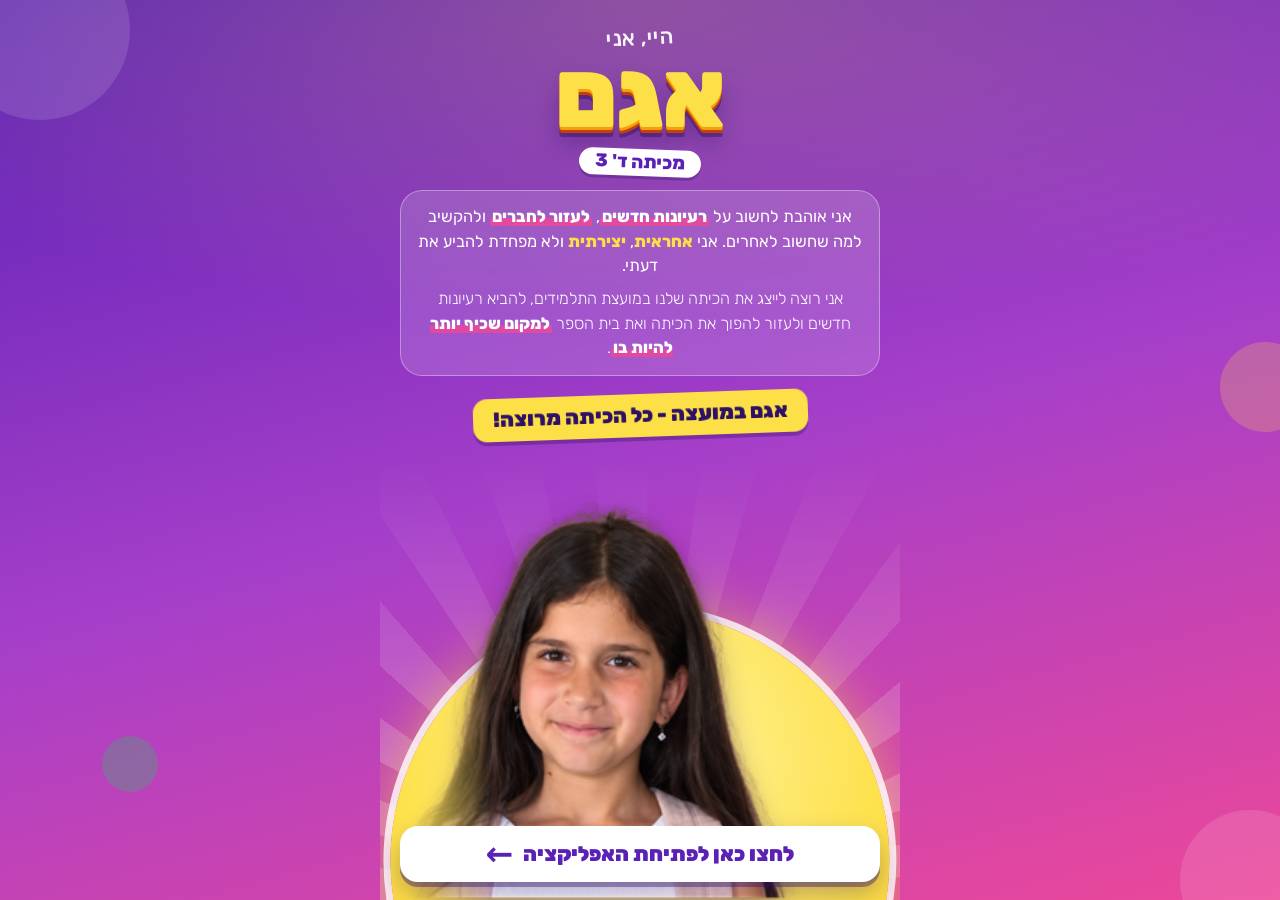
<file: index.html>
<!doctype html>
<html lang="he" dir="rtl">
<head>
  <meta charset="utf-8">
  <meta name="viewport" content="width=device-width, initial-scale=1, viewport-fit=cover">
  <meta name="theme-color" content="#6d28d9">
  <title>אגם למועצה</title>
  <link rel="manifest" href="manifest.webmanifest">
  <link rel="icon" href="icons/icon-192.png">
  <link rel="apple-touch-icon" href="icons/apple-touch-icon.png">
  <link rel="preload" href="fonts/Rubik-subset.woff2" as="font" type="font/woff2" crossorigin>
  <meta name="apple-mobile-web-app-capable" content="yes">
  <meta name="mobile-web-app-capable" content="yes">
  <meta name="apple-mobile-web-app-title" content="אגם למועצה">
  <meta name="apple-mobile-web-app-status-bar-style" content="default">
  <link rel="stylesheet" href="css/style.css">
</head>
<body class="app">
  <canvas id="confetti" aria-hidden="true"></canvas>

  <section id="screen-intro" class="screen intro" hidden>
    <span class="bit b1"></span><span class="bit b2"></span><span class="bit b3"></span><span class="bit b4"></span>
    <div class="intro-inner">
      <h1 class="intro-title">
        <span class="hi">היי, אני</span>
        <span class="name">אגם</span>
        <span class="grade">מכיתה ד' 3</span>
      </h1>

      <div class="intro-card">
        <p>אני אוהבת לחשוב על <mark>רעיונות חדשים</mark>, <mark>לעזור לחברים</mark> ולהקשיב למה שחשוב לאחרים. אני <b>אחראית</b>, <b>יצירתית</b> ולא מפחדת להביע את דעתי.</p>
        <p>אני רוצה לייצג את הכיתה שלנו במועצת התלמידים, להביא רעיונות חדשים ולעזור להפוך את הכיתה ואת בית הספר <mark>למקום שכיף יותר להיות בו</mark>.</p>
      </div>

      <p class="intro-slogan">אגם במועצה - כל הכיתה מרוצה!</p>

      <div class="intro-stage">
        <img src="img/agam-cutout.png" alt="אגם" width="345" height="306">
        <a id="intro-go" class="intro-btn" href="#home">לחצו כאן לפתיחת האפליקציה</a>
      </div>
    </div>
  </section>

  <div id="screen-home" class="screen home">
  <header class="hero">
    <button id="mute" class="icon-btn" type="button" aria-label="צלילים" aria-pressed="false"></button>
    <img class="logo" src="img/agam-badge.png" width="140" height="140" alt="אגם">
    <h1>אגם למועצה!</h1>
    <p class="tagline">כל הכיתה מרוצה</p>
    <p class="class-name">ד3 יסמין</p>
  </header>


  <main class="home-main">
    <section class="card countdown" aria-live="polite">
      <div id="count-num" class="count-num">…</div>
      <div class="count-text">
        <div id="count-big" class="count-big"></div>
        <div id="count-small" class="count-small"></div>
      </div>
    </section>

    <nav class="menu" aria-label="תפריט">
      <a class="menu-btn m-green" href="game.html">
        <span class="tile t-green" data-icon="dice"></span>
        <span class="menu-title">משחקים</span>
        <span class="menu-sub">בחרו משחק</span>
      </a>
      <a class="menu-btn m-yellow" href="#platform">
        <span class="tile t-yellow" data-icon="flag"></span>
        <span class="menu-title">התוכנית</span>
        <span class="menu-sub">מה אגם מבטיחה</span>
      </a>
      <a class="menu-btn m-purple" href="#quiz">
        <span class="tile t-purple" data-icon="target"></span>
        <span class="menu-title">חידון</span>
        <span class="menu-sub">כמה מכירים את אגם?</span>
      </a>
      <a class="menu-btn m-pink" href="#ideas">
        <span class="tile t-pink" data-icon="mail"></span>
        <span class="menu-title">הצעות</span>
        <span class="menu-sub">קופסת ההצעות</span>
      </a>
    </nav>

    <p id="install-text" class="install-hint"></p>
  </main>
  </div>

  <section id="screen-platform" class="screen" hidden>
    <div class="app-bar">
      <a class="back-btn" href="#home" aria-label="חזרה"></a>
      <h2>התוכנית של אגם</h2>
    </div>
    <div class="screen-body">
      <p id="platform-intro" class="platform-intro"></p>
      <div id="platform-hint" class="tap-hint" aria-hidden="true">
        <span class="finger">👇</span>
        <span class="tap-text">לחצו לפתיחה</span>
        <span class="finger f2">👇</span>
        <i class="tsp t1">✨</i><i class="tsp t2">⭐</i><i class="tsp t3">✨</i>
      </div>
      <div id="promises" class="cats all-closed"></div>
    </div>
  </section>

  <section id="screen-quiz" class="screen" hidden>
    <div class="app-bar">
      <a class="back-btn" href="#home" aria-label="חזרה"></a>
      <h2>כמה מכירים את אגם?</h2>
    </div>
    <div class="screen-body">
      <div class="card"><div id="quiz"></div></div>
    </div>
    <div class="peek-stage">
      <p id="quiz-bubble" class="bubble">בהצלחה! 💜</p>
      <img src="img/agam-cutout.png" alt="" width="345" height="306">
    </div>
  </section>

  <section id="screen-ideas" class="screen" hidden>
    <div class="app-bar">
      <a class="back-btn" href="#home" aria-label="חזרה"></a>
      <h2>קופסת ההצעות</h2>
    </div>
    <div class="ideas-body">
      <div class="idea-hero">
        <i class="note n1"></i><i class="note n2"></i><i class="note n3"></i><i class="note n4"></i><i class="note n5"></i><i class="note n6"></i>
        <div id="idea-pic" class="idea-pic">
          <i class="glow"></i>
          <img src="img/agam-ideas.webp" alt="אגם מחזיקה קופסת רעיונות" width="900" height="733">
          <span class="sp s1">✨</span><span class="sp s2">⭐</span><span class="sp s3">✨</span><span class="sp s4">💡</span><span class="sp s5">⭐</span>
        </div>
      </div>

      <div class="card idea-form" id="idea-box">
        <label class="sr-only" for="idea-text">ההצעה שלך</label>
        <textarea id="idea-text" class="field" rows="2" maxlength="100" placeholder="מה אגם תעשה בשבילך אם תיבחר? כתבו רעיון קצר…"></textarea>
        <label class="sr-only" for="idea-name">השם שלך (לא חובה)</label>
        <input id="idea-name" class="field" type="text" maxlength="20" autocomplete="off" placeholder="השם שלך (לא חובה)">
        <button id="drop" class="btn btn-block" type="button">שימו בקופסה!</button>
      </div>

      <div class="card idea-saved" id="saved-card" hidden>
        <button id="open-ideas" class="idea-tile t-count" type="button" aria-label="הרעיונות שלי"><b id="idea-count" class="count-badge">0</b><span>הרעיונות</span></button>
        <button id="send-all" class="idea-tile t-send" type="button" aria-label="שלחו לאגם בוואטסאפ"><span>שלחו</span></button>
        <button id="clear-all" class="idea-tile t-del" type="button" aria-label="מחקו את כל הרעיונות"><span>מחקו</span></button>
      </div>
    </div>
  </section>

  <div id="ideas-modal" class="modal" hidden role="dialog" aria-modal="true" aria-labelledby="modal-title">
    <div class="modal-card">
      <button id="close-ideas" class="modal-x" type="button" aria-label="סגירה">✕</button>
      <h3 id="modal-title">הרעיונות שלי 💡</h3>
      <ul id="saved" class="saved"></ul>
    </div>
  </div>

  <div id="toast" class="toast" role="status" aria-live="polite"></div>

  <script type="module" src="js/app.js"></script>
</body>
</html>
</file>
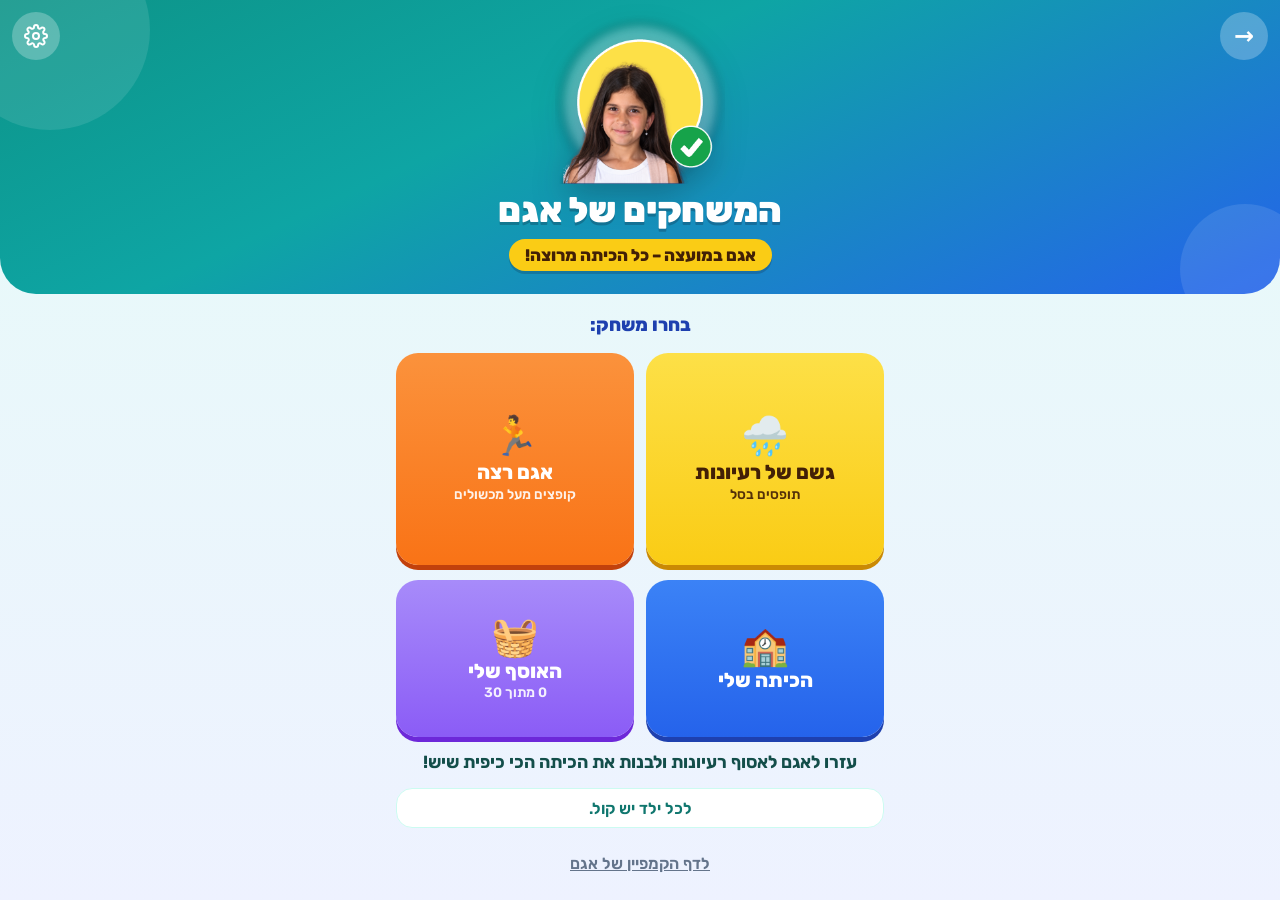
<file: game.html>
<!doctype html>
<html lang="he" dir="rtl">
<head>
  <meta charset="utf-8">
  <meta name="viewport" content="width=device-width, initial-scale=1, viewport-fit=cover, user-scalable=no">
  <meta name="theme-color" content="#0d9488">
  <title>המשחקים של אגם</title>
  <link rel="manifest" href="manifest.webmanifest">
  <link rel="icon" href="icons/icon-192.png">
  <link rel="apple-touch-icon" href="icons/apple-touch-icon.png">
  <meta name="apple-mobile-web-app-capable" content="yes">
  <meta name="mobile-web-app-capable" content="yes">
  <meta name="apple-mobile-web-app-title" content="גשם רעיונות לאגם">
  <link rel="stylesheet" href="css/style.css">
  <link rel="stylesheet" href="css/game.css">
</head>
<body class="game">
  <canvas id="confetti" aria-hidden="true"></canvas>

  <!-- מסך ראשי -->
  <section id="screen-home" class="screen">
    <header class="g-hero">
      <a id="back-main" class="g-icon-btn" href="index.html#home" aria-label="חזרה לעמוד הראשי">→</a>
      <button id="open-settings" class="g-icon-btn" type="button" aria-label="הגדרות"></button>
      <div id="home-avatar" class="avatar-big"></div>
      <h1 id="home-title"></h1>
      <p id="home-slogan" class="g-slogan"></p>
    </header>
    <main class="g-main">
      <p class="g-pick">בחרו משחק:</p>
      <div class="g-row g-games">
        <button id="go-play" class="g-btn g-btn-play g-game" type="button"><span class="g-btn-emoji">🌧️</span> גשם של רעיונות<small>תופסים בסל</small></button>
        <button id="go-run" class="g-btn g-btn-run g-game" type="button"><span class="g-btn-emoji">🏃</span> אגם רצה<small>קופצים מעל מכשולים</small></button>
      </div>
      <div class="g-row g-sec">
        <button id="go-class" class="g-btn g-btn-blue" type="button"><span class="g-btn-emoji">🏫</span> הכיתה שלי</button>
        <button id="go-collection" class="g-btn g-btn-purple" type="button"><span class="g-btn-emoji">🧺</span> האוסף שלי<small id="home-progress"></small></button>
      </div>
      <p id="home-tagline" class="g-tagline"></p>
      <p id="home-value" class="g-value"></p>
      <a id="to-campaign" class="g-link" href="index.html#home">לדף הקמפיין של אגם</a>
    </main>
  </section>

  <!-- משחק -->
  <section id="screen-play" class="screen play" hidden>
    <div class="hud">
      <button id="exit-play" class="g-icon-btn dark" type="button" aria-label="יציאה">✕</button>
      <button id="tilt-toggle" class="g-icon-btn dark tilt" type="button" aria-label="שליטה בהטיה" aria-pressed="false" hidden></button>
      <div class="stat"><span>ניקוד</span><b id="hud-score">0</b></div>
      <div class="stat"><span>זמן</span><b id="hud-time">50</b></div>
      <div class="stat"><span>רעיונות</span><b id="hud-ideas">0</b></div>
    </div>
    <div class="field-wrap">
      <canvas id="game-canvas"></canvas>
      <div id="banner" class="banner" aria-live="polite"></div>
      <div id="final-count" class="final-count" aria-hidden="true"></div>
      <div id="countdown" class="countdown-overlay"></div>
      <div id="play-hint" class="play-hint">גררו את האצבע ימינה ושמאלה כדי לתפוס</div>
    </div>
  </section>

  <!-- סיכום משחק -->
  <section id="screen-result" class="screen" hidden>
    <main class="g-main result">
      <h2 id="res-title"></h2>
      <p id="res-sub" class="g-sub"></p>
      <div id="res-reward" class="reward"></div>
      <div id="res-badges" class="badges-new"></div>
      <p id="res-value" class="g-value"></p>
      <p class="g-closing"><span id="res-closing"></span><br><b id="res-slogan"></b></p>
      <div class="g-stack">
        <button id="res-again" class="g-btn g-btn-play" type="button">🎮 עוד משחק</button>
        <div class="g-row">
          <button id="res-class" class="g-btn g-btn-blue" type="button">🏫 לכיתה שלי</button>
          <button id="res-collection" class="g-btn g-btn-purple" type="button">🧺 האוסף שלי</button>
        </div>
      </div>
    </main>
  </section>

  <!-- הכיתה שלי -->
  <section id="screen-class" class="screen" hidden>
    <header class="g-top">
      <button class="g-back" data-go="home" type="button">‹ בית</button>
      <h2>הכיתה שלי</h2>
    </header>
    <div class="scene-wrap"><div id="scene" class="scene"></div></div>
    <main class="g-main">
      <p id="class-hint" class="g-sub"></p>
      <p id="class-count" class="class-count"></p>
      <div class="class-actions">
        <button id="place-all" class="g-btn g-btn-blue small" type="button">✨ הניחו הכול</button>
        <button id="clear-class" class="g-btn g-btn-light small" type="button">נקו את הכיתה</button>
      </div>
    </main>
  </section>

  <!-- האוסף שלי -->
  <section id="screen-collection" class="screen" hidden>
    <header class="g-top">
      <button class="g-back" data-go="home" type="button">‹ בית</button>
      <h2>האוסף שלי</h2>
    </header>
    <main class="g-main">
      <div class="progress-box">
        <div id="col-count" class="col-count"></div>
        <div class="bar"><i id="col-bar"></i></div>
      </div>
      <div id="stars-box" class="stars-box"></div>
      <div id="col-grid" class="col-grid"></div>
      <h3 class="g-h3">הישגים</h3>
      <div id="ach-grid" class="ach-grid"></div>
      <div class="g-stats" id="stats"></div>
    </main>
  </section>

  <!-- חדש באוסף (פתיחה בעזרת כוכבים) -->
  <div id="reveal" class="overlay" hidden>
    <div class="dialog reveal-dialog" id="reveal-card"></div>
  </div>

  <!-- הגדרות -->
  <div id="settings" class="overlay" hidden>
    <div class="dialog">
      <h3>הגדרות</h3>
      <button id="toggle-sound" class="g-btn g-btn-blue small" type="button"></button>
      <button id="reset-game" class="g-btn g-btn-danger small" type="button">איפוס המשחק</button>
      <button id="close-settings" class="g-btn g-btn-light small" type="button">סגירה</button>
    </div>
  </div>

  <div id="toast" class="toast" role="status" aria-live="polite"></div>
  <script type="module" src="js/game/main.js"></script>
</body>
</html>
</file>
<file: css/style.css>
@font-face {
  font-family: "Rubik";
  src: url("../fonts/Rubik-subset.woff2") format("woff2");
  font-weight: 300 900;
  font-display: swap;
}

:root {
  --purple: #7c3aed;
  --purple-dark: #5b21b6;
  --purple-deep: #4c1d95;
  --pink: #ec4899;
  --yellow: #fde047;
  --green: #16a34a;
  --ink: #2e1065;
  --muted: #6b5b95;
  --bg: #f7f3ff;
  --card: #ffffff;
  --line: #e7dcfb;
  --soft: #f3ecff;
  --radius: 24px;
  --gap: 16px;
  --vh: 1dvh; /* ב-app.js מוחלף בגובה החלון הנראה בפועל (px) */
}

* { box-sizing: border-box; -webkit-tap-highlight-color: transparent; }

html, body { margin: 0; }
[hidden] { display: none !important; }

body {
  background: var(--bg);
  color: var(--ink);
  font-family: "Rubik", system-ui, -apple-system, "Segoe UI", "Arial Hebrew", Arial, sans-serif;
  font-size: 17px;
  line-height: 1.45;
  padding-bottom: env(safe-area-inset-bottom);
}

:focus-visible { outline: 3px solid var(--pink); outline-offset: 2px; }

#confetti {
  position: fixed;
  inset: 0;
  width: 100%;
  height: 100%;
  pointer-events: none;
  z-index: 50;
}

/* ---------- Hero ---------- */
.hero {
  position: relative;
  overflow: hidden;
  text-align: center;
  color: #fff;
  background: linear-gradient(155deg, #6d28d9 0%, #a63fc9 55%, #ec4899 100%);
  padding: calc(env(safe-area-inset-top) + calc(2.2 * var(--vh))) 16px calc(3.2 * var(--vh));
  border-radius: 0 0 40px 40px;
}
.hero::before, .hero::after {
  content: "";
  position: absolute;
  border-radius: 50%;
  background: rgba(255, 255, 255, .1);
  pointer-events: none;
}
.hero::before { width: 220px; height: 220px; top: -80px; inset-inline-end: -60px; }
.hero::after { width: 140px; height: 140px; bottom: -50px; inset-inline-start: -40px; }
.hero > * { position: relative; z-index: 1; }

.logo {
  width: clamp(64px, calc(17 * var(--vh)), 160px);
  height: clamp(64px, calc(17 * var(--vh)), 160px);
  filter: drop-shadow(0 8px 14px rgba(46, 16, 101, .35));
  animation: bob 3s ease-in-out infinite;
}
@keyframes bob { 50% { transform: translateY(-6px); } }

.hero h1 { margin: calc(1 * var(--vh)) 0 0; font-size: clamp(1.8rem, calc(5.2 * var(--vh)), 2.8rem); line-height: 1.1; font-weight: 900; letter-spacing: -.5px; text-shadow: 0 3px 0 rgba(46, 16, 101, .25); }
.tagline {
  display: inline-block;
  margin: calc(1 * var(--vh)) 0 0;
  padding: calc(.5 * var(--vh)) 18px;
  border-radius: 99px;
  background: var(--yellow);
  color: var(--ink);
  font-size: clamp(.95rem, calc(2.6 * var(--vh)), 1.3rem);
  font-weight: 800;
  box-shadow: 0 3px 0 rgba(46, 16, 101, .25);
}
.class-name { margin: calc(1 * var(--vh)) 0 0; font-size: clamp(.9rem, calc(2.2 * var(--vh)), 1.1rem); font-weight: 600; opacity: .95; letter-spacing: .3px; }

.icon-btn {
  position: absolute;
  top: calc(env(safe-area-inset-top) + 12px);
  inset-inline-start: 12px;
  z-index: 2;
  display: grid;
  place-items: center;
  width: 48px; height: 48px;
  padding: 0;
  border: 0; border-radius: 50%;
  background: rgba(255, 255, 255, .2);
  color: #fff;
  cursor: pointer;
}

/* ---------- Layout + cards ---------- */
main { max-width: 560px; margin: 0 auto; padding: var(--gap); display: grid; gap: var(--gap); }

.card {
  background: var(--card);
  border: 1.5px solid var(--line);
  border-radius: var(--radius);
  padding: 20px 18px;
  box-shadow: 0 10px 26px rgba(109, 40, 217, .08);
}

.sec-head { display: flex; align-items: center; gap: 12px; margin-bottom: 14px; }
.sec-head h2 { margin: 0; font-size: 1.2rem; font-weight: 800; line-height: 1.2; }
.hint { margin: 2px 0 0; font-size: .92rem; color: var(--muted); }
.hint.center { text-align: center; }

.tile {
  flex: none;
  display: grid;
  place-items: center;
  width: 48px; height: 48px;
  border-radius: 15px;
  color: #fff;
}
.t-purple { background: linear-gradient(135deg, #8b5cf6, #6d28d9); }
.t-pink { background: linear-gradient(135deg, #f472b6, #db2777); }
.t-green { background: linear-gradient(135deg, #4ade80, #16a34a); }
.t-yellow { background: linear-gradient(135deg, #fde047, #f59e0b); color: var(--ink); }

/* ---------- Countdown ---------- */
.countdown { display: flex; align-items: center; gap: 16px; padding: 16px 18px; }
.count-num {
  flex: none;
  display: grid;
  place-items: center;
  min-width: 84px; height: 84px;
  padding: 0 10px;
  border-radius: 22px;
  background: linear-gradient(135deg, #fde047, #fbbf24);
  color: var(--ink);
  font-size: 2.6rem;
  font-weight: 900;
  box-shadow: 0 5px 0 #d97706;
}
.count-big { font-size: 1.3rem; font-weight: 800; line-height: 1.2; }
.count-small { margin-top: 2px; color: var(--muted); font-weight: 500; }

/* ---------- Platform ---------- */
.promises { list-style: none; margin: 0; padding: 0; display: grid; gap: 12px; counter-reset: p; }
.promises li {
  display: flex;
  gap: 12px;
  padding: 14px 12px;
  border: 1.5px solid var(--line);
  border-radius: 18px;
  background: #fcfaff;
}
.promises .tile { width: 44px; height: 44px; border-radius: 14px; }
.promises h3 { margin: 0; font-size: 1.05rem; font-weight: 800; line-height: 1.25; }
.promises p { margin: 3px 0 0; font-size: .95rem; color: var(--muted); }
.promise-cta {
  display: inline-flex;
  align-items: center;
  min-height: 48px;
  margin-top: 6px;
  padding: 0 18px;
  border: 0;
  border-radius: 99px;
  background: var(--soft);
  color: var(--purple-dark);
  font: inherit;
  font-weight: 700;
  cursor: pointer;
}

/* ---------- Forms + buttons ---------- */
.label { display: block; margin: 14px 0 6px; font-weight: 700; font-size: .95rem; }

.field {
  width: 100%;
  min-height: 52px;
  padding: 12px 14px;
  border: 2px solid var(--line);
  border-radius: 16px;
  background: #fcfaff;
  color: var(--ink);
  font: inherit;
}
.field::placeholder { color: #a99bcc; }
.field:focus { outline: none; border-color: var(--purple); background: #fff; box-shadow: 0 0 0 4px rgba(124, 58, 237, .15); }
textarea.field { resize: vertical; }

.btn {
  display: inline-flex;
  align-items: center;
  justify-content: center;
  gap: 8px;
  min-height: 52px;
  padding: 10px 20px;
  border: 0;
  border-radius: 16px;
  background: linear-gradient(180deg, #8b5cf6, var(--purple));
  color: #fff;
  font: inherit;
  font-weight: 700;
  cursor: pointer;
  box-shadow: 0 4px 0 var(--purple-deep);
  transition: transform .08s, box-shadow .08s;
}
a.btn { text-decoration: none; }
.btn svg { width: 22px; height: 22px; flex: none; }
.btn:active { transform: translateY(3px); box-shadow: 0 1px 0 var(--purple-deep); }
.btn-block { width: 100%; margin-top: 18px; font-size: 1.15rem; }
.btn-wa { background: linear-gradient(180deg, #22c55e, var(--green)); box-shadow: 0 4px 0 #166534; }
.btn-wa:active { box-shadow: 0 1px 0 #166534; }
.btn-light { background: var(--soft); color: var(--purple-dark); box-shadow: 0 4px 0 #d8c8f7; }
.btn-light:active { box-shadow: 0 1px 0 #d8c8f7; }
.btn.pop { animation: pop .4s ease; }
@keyframes pop { 40% { transform: scale(1.04); } }

.actions { display: flex; flex-wrap: wrap; gap: 10px; margin-top: 16px; }
.actions .btn { flex: 1 1 130px; }
.actions .btn-wa { flex-basis: 100%; order: -1; }

/* ---------- Quiz ---------- */
.big-emoji { text-align: center; font-size: 4rem; line-height: 1.2; }

.step-label { text-align: center; font-size: .9rem; font-weight: 600; color: var(--muted); }
.progress { display: flex; gap: 6px; margin: 8px 0 18px; }
.seg { flex: 1; height: 8px; border-radius: 99px; background: #ece4fb; }
.seg.done { background: var(--purple); }
.seg.now { background: var(--pink); }

.q-text { font-size: 1.35rem; font-weight: 800; text-align: center; line-height: 1.3; margin: 0 0 16px; }

.answers { display: grid; grid-template-columns: 1fr 1fr; gap: 10px; }
.answer {
  display: flex;
  flex-direction: column;
  align-items: center;
  justify-content: center;
  gap: 4px;
  min-height: 104px;
  padding: 10px 8px;
  border: 2px solid var(--line);
  border-radius: 20px;
  background: #fcfaff;
  color: var(--ink);
  font: inherit;
  cursor: pointer;
  transition: transform .1s, background .15s, border-color .15s;
}
.answer:active:not(:disabled) { transform: scale(.96); border-color: var(--purple); }
.answer-emoji { font-size: 2.2rem; line-height: 1.1; }
.answer-text { font-size: .98rem; font-weight: 700; line-height: 1.2; text-align: center; }
.answer:disabled { cursor: default; }
.answer:disabled:not(.right):not(.wrong):not(.picked) { opacity: .55; }
.answer.right { background: #dcfce7; border-color: #16a34a; color: #14532d; }
.answer.wrong { background: #fee2e2; border-color: #dc2626; color: #7f1d1d; }
.answer.picked { background: var(--soft); border-color: var(--purple); color: var(--purple-dark); }

/* ---------- Saved suggestions ---------- */
.saved { list-style: none; margin: 0; padding: 0; display: grid; gap: 10px; }
.saved li {
  display: flex;
  align-items: center;
  gap: 8px;
  padding: 10px 12px;
  border: 1.5px solid var(--line);
  border-radius: 16px;
  background: #fcfaff;
}
.saved .txt { flex: 1; font-weight: 600; overflow-wrap: anywhere; }
.sent-tag {
  display: inline-block;
  margin-inline-start: 8px;
  padding: 1px 10px;
  border-radius: 99px;
  background: #dcfce7;
  color: #166534;
  font-size: .78rem;
  font-weight: 700;
  vertical-align: middle;
}
.row-btn {
  display: grid;
  place-items: center;
  flex: none;
  width: 48px; height: 48px;
  padding: 0;
  border: 1.5px solid var(--line);
  border-radius: 14px;
  background: #fff;
  color: var(--muted);
  cursor: pointer;
}
.row-btn.send { color: var(--green); }
.row-btn:active { background: var(--soft); }


.toast {
  position: fixed;
  bottom: calc(env(safe-area-inset-bottom) + 20px);
  left: 50%;
  width: max-content;
  max-width: calc(100% - 32px);
  transform: translate(-50%, 30px);
  background: var(--ink);
  color: #fff;
  padding: 12px 20px;
  border-radius: 99px;
  font-weight: 600;
  text-align: center;
  opacity: 0;
  pointer-events: none;
  transition: .25s;
  z-index: 60;
}
.toast.show { opacity: 1; transform: translate(-50%, 0); }

@media (prefers-reduced-motion: reduce) {
  .logo, .btn.pop { animation: none; }
  * { transition: none !important; }
}

/* ---------- App screens ---------- */
#screen-home, #screen-platform, #screen-quiz, #screen-ideas { min-height: calc(100 * var(--vh)); display: flex; flex-direction: column; }
.screen.home { position: fixed; inset: 0 0 auto 0; height: calc(100 * var(--vh)); min-height: 0; overflow: hidden; }
body.app { padding-bottom: 0; }
html:has(body.app) { overscroll-behavior: none; }
.app .screen-body { padding-bottom: calc(env(safe-area-inset-bottom) + var(--gap)); }
.screen.home .hero { flex: none; }
.home-main { flex: 1; min-height: 0; display: flex; flex-direction: column; width: 100%; max-width: 640px; margin: 0 auto; gap: calc(2 * var(--vh)); padding: calc(2 * var(--vh)) var(--gap) calc(env(safe-area-inset-bottom) + calc(2 * var(--vh))); }
.home-main .countdown { flex: none; padding: calc(1.5 * var(--vh)) 18px; }
.home-main .count-num { min-width: clamp(56px, calc(10 * var(--vh)), 96px); height: clamp(56px, calc(10 * var(--vh)), 96px); font-size: clamp(1.8rem, calc(5.5 * var(--vh)), 3rem); }
.home-main .count-big { font-size: clamp(1.05rem, calc(2.8 * var(--vh)), 1.5rem); }
.home-main .count-small { font-size: clamp(.85rem, calc(2.1 * var(--vh)), 1.1rem); }

.menu { flex: 1; min-height: 0; display: grid; grid-template-columns: 1fr 1fr; grid-auto-rows: minmax(0, 1fr); gap: calc(2 * var(--vh)) var(--gap); }
.menu-btn {
  display: flex;
  flex-direction: column;
  align-items: center;
  justify-content: center;
  gap: 0;
  min-height: 0;
  padding: 6px;
  container-type: size;
  overflow: hidden;
  border-radius: var(--radius);
  background: var(--card);
  border: 2px solid var(--line);
  color: var(--ink);
  text-align: center;
  text-decoration: none;
  box-shadow: 0 6px 0 var(--line);
  transition: transform .08s, box-shadow .08s;
}
.menu-btn:active { transform: translateY(5px); box-shadow: 0 1px 0 var(--line); }
.menu-btn .tile { width: min(42cqh, 70cqw); height: min(42cqh, 70cqw); border-radius: 22%; margin-bottom: 3cqh; }
.menu-btn .tile svg { width: 55%; height: 55%; }
.menu-title { font-size: min(18cqh, 1.6rem); font-weight: 900; line-height: 1.1; }
.menu-sub { margin-top: 1.5cqh; font-size: min(11cqh, .95rem); color: var(--muted); font-weight: 500; }
.install-hint { flex: none; margin: 0; text-align: center; font-size: clamp(.72rem, calc(1.8 * var(--vh)), .9rem); color: var(--muted); }
.install-hint:empty { display: none; }

.app-bar {
  position: sticky;
  top: 0;
  z-index: 5;
  display: flex;
  align-items: center;
  gap: 12px;
  padding: calc(env(safe-area-inset-top) + 10px) 14px 12px;
  background: linear-gradient(155deg, #6d28d9, #a63fc9);
  color: #fff;
  border-radius: 0 0 24px 24px;
}
.app-bar h2 { margin: 0; font-size: 1.25rem; font-weight: 800; }
.back-btn {
  display: grid;
  place-items: center;
  flex: none;
  width: 48px; height: 48px;
  border-radius: 50%;
  background: rgba(255, 255, 255, .22);
  color: #fff;
  text-decoration: none;
  font-size: 1.6rem;
  font-weight: 700;
}
.back-btn::before { content: "→"; }
.back-btn:active { background: rgba(255, 255, 255, .4); }
.screen-body { width: 100%; max-width: 560px; margin: 0 auto; padding: var(--gap); display: grid; gap: var(--gap); align-content: start; }

/* טלפון על הצד: אגם בצד אחד, התפריט בצד השני */
@media (orientation: landscape) and (max-height: 560px) {
  .screen.home { flex-direction: row; }
  .screen.home .hero {
    flex: 0 0 38%;
    display: flex;
    flex-direction: column;
    align-items: center;
    justify-content: center;
    padding: calc(env(safe-area-inset-top) + calc(1 * var(--vh))) 12px calc(1 * var(--vh));
    border-radius: 40px 0 0 40px;
  }
  .screen.home .logo { width: clamp(64px, calc(38 * var(--vh)), 160px); height: clamp(64px, calc(38 * var(--vh)), 160px); }
  .home-main { max-width: none; flex: 1; padding-inline: var(--gap); }
}

/* ---------- Intro ---------- */
.intro {
  position: fixed;
  inset: 0;
  display: block;
  overflow: hidden;
  color: #fff;
  background:
    radial-gradient(120% 60% at 50% 0%, rgba(253, 224, 71, .22), transparent 60%),
    linear-gradient(165deg, #5b21b6 0%, #a63fc9 52%, #ec4899 100%);
}
.intro .bit { position: absolute; border-radius: 50%; background: rgba(255, 255, 255, .12); pointer-events: none; animation: drift 9s ease-in-out infinite; }
.intro .b1 { width: 180px; height: 180px; top: -60px; inset-inline-end: -50px; }
.intro .b2 { width: 90px; height: 90px; top: 38%; inset-inline-start: -30px; animation-delay: -3s; background: rgba(253, 224, 71, .22); }
.intro .b3 { width: 56px; height: 56px; bottom: 12%; inset-inline-end: 8%; animation-delay: -5s; background: rgba(34, 197, 94, .28); }
.intro .b4 { width: 140px; height: 140px; bottom: -50px; inset-inline-start: -40px; animation-delay: -1s; }
@keyframes drift { 50% { transform: translateY(-14px) scale(1.05); } }

.intro-inner {
  position: relative;
  height: 100%;
  overflow-y: auto;
  max-width: 520px;
  margin: 0 auto;
  padding: calc(env(safe-area-inset-top) + calc(3 * var(--vh))) 20px 0;
  display: flex;
  flex-direction: column;
  align-items: center;
  justify-content: space-between;
  gap: calc(1.6 * var(--vh));
  text-align: center;
}
.intro-inner > * { animation: rise .7s cubic-bezier(.2, .9, .3, 1) both; }
.intro-title { animation-delay: .15s; }
.intro-card { animation-delay: .3s; }
.intro-slogan { animation-delay: .45s; }
.intro-stage { animation-delay: .6s; }
@keyframes rise { from { opacity: 0; transform: translateY(18px); } }

.intro-title { margin: 0; display: grid; justify-items: center; line-height: 1; }
.intro-title .hi { font-size: clamp(1rem, calc(2.8 * var(--vh)), 1.35rem); font-weight: 500; letter-spacing: .5px; opacity: .95; transform: rotate(-3deg); }
.intro-title .name {
  font-size: clamp(3.4rem, calc(11 * var(--vh)), 6rem);
  font-weight: 900;
  line-height: .95;
  color: var(--yellow);
  letter-spacing: -2px;
  text-shadow: 0 3px 0 #f59e0b, 0 6px 0 #c2410c, 0 10px 0 rgba(46, 16, 101, .45), 0 16px 22px rgba(46, 16, 101, .35);
  animation: pop-in .9s cubic-bezier(.2, 1.6, .4, 1) .2s both;
}
@keyframes pop-in { from { opacity: 0; transform: scale(.5) rotate(-8deg); } }
.intro-title .grade {
  margin-top: calc(1 * var(--vh));
  padding: calc(.45 * var(--vh)) 16px;
  border-radius: 99px;
  background: #fff;
  color: var(--purple-dark);
  font-size: clamp(.9rem, calc(2.4 * var(--vh)), 1.15rem);
  font-weight: 800;
  transform: rotate(2deg);
  box-shadow: 0 3px 0 rgba(46, 16, 101, .3);
}

.intro-card {
  padding: calc(1.6 * var(--vh)) 16px;
  border-radius: 22px;
  background: rgba(255, 255, 255, .15);
  border: 1.5px solid rgba(255, 255, 255, .35);
  backdrop-filter: blur(6px);
  -webkit-backdrop-filter: blur(6px);
}
.intro-card p { margin: 0; font-size: clamp(.82rem, calc(2.15 * var(--vh)), 1.02rem); line-height: 1.5; font-weight: 400; }
.intro-card p + p { margin-top: calc(1 * var(--vh)); font-weight: 300; }
.intro-card b { font-weight: 800; color: var(--yellow); }
.intro-card mark {
  color: #fff;
  font-weight: 800;
  background: linear-gradient(transparent 58%, rgba(236, 72, 153, .85) 58%);
  padding: 0 2px;
}

.intro-slogan {
  margin: calc(.4 * var(--vh)) 0 0;
  padding: calc(1 * var(--vh)) 20px;
  background: var(--yellow);
  color: var(--ink);
  font-size: clamp(.95rem, calc(2.3 * var(--vh)), 1.3rem);
  font-weight: 900;
  line-height: 1.2;
  text-wrap: balance;
  border-radius: 14px;
  transform: rotate(-2deg);
  box-shadow: 0 4px 0 rgba(46, 16, 101, .35);
}

.intro-stage {
  position: relative;
  flex: 1 1 clamp(170px, calc(31 * var(--vh)), 300px);
  width: calc(100% + 40px);
  max-height: min(88vw, 460px); /* עד הגובה שבו התמונה עדיין נכנסת לרוחב */
  margin-top: calc(.6 * var(--vh));
  overflow: hidden;
  container-type: size;
}
/* קרני שמש שפורשות מאחורי אגם */
.intro-stage::before, .peek-stage::before {
  content: "";
  position: absolute;
  inset: 0;
  background: repeating-conic-gradient(from -90deg at 50% 100%, rgba(255, 255, 255, .2) 0 7deg, transparent 7deg 14deg);
  -webkit-mask: linear-gradient(to top, #000 30%, transparent);
  mask: linear-gradient(to top, #000 30%, transparent);
  pointer-events: none;
}
/* השמש עולה מקצה המסך */
.intro-stage::after, .peek-stage::after {
  content: "";
  position: absolute;
  left: 50%;
  bottom: -46%;
  width: min(92%, calc(120 * var(--vh)));
  aspect-ratio: 1;
  transform: translateX(-50%);
  border-radius: 50%;
  background: radial-gradient(circle at 50% 30%, #fff3a3, #fde047 60%, #fbbf24);
  box-shadow: 0 0 0 7px rgba(255, 255, 255, .8), 0 0 60px rgba(253, 224, 71, .6);
  pointer-events: none;
}
.intro-stage img, .peek-stage img {
  position: absolute;
  z-index: 1;
  left: 50%;
  bottom: 0;
  height: 100%;
  width: auto;
  transform: translateX(-50%);
  -webkit-mask-image: linear-gradient(to right, transparent 4%, #000 20%);
  mask-image: linear-gradient(to right, transparent 4%, #000 20%);
  filter: drop-shadow(0 8px 12px rgba(46, 16, 101, .4));
}

.intro-btn {
  position: absolute;
  z-index: 2;
  inset-inline: 20px;
  bottom: calc(env(safe-area-inset-bottom) + calc(2 * var(--vh)));
  display: flex;
  align-items: center;
  justify-content: center;
  min-height: 56px;
  padding: 10px 20px;
  border-radius: 18px;
  background: #fff;
  color: var(--purple-dark);
  font-size: clamp(1.05rem, calc(2.8 * var(--vh)), 1.3rem);
  font-weight: 900;
  text-decoration: none;
  box-shadow: 0 5px 0 rgba(46, 16, 101, .4), 0 12px 24px rgba(46, 16, 101, .3);
  transition: transform .08s, box-shadow .08s;
}
.intro-btn::after { content: "\2190"; margin-inline-start: 10px; font-size: 1.6em; font-weight: 900; line-height: 1; animation: nudge 1.2s ease-in-out infinite; }
@keyframes nudge { 50% { transform: translateX(-6px); } }
.intro-btn:active { transform: translateY(4px); box-shadow: 0 1px 0 rgba(46, 16, 101, .4); }

@media (prefers-reduced-motion: reduce) {
  .intro .bit, .intro-btn::after, .intro-inner > *, .intro-title .name { animation: none; }
}

/* ---------- אגם מציצה מתחתית החידון ---------- */
#screen-quiz .screen-body { flex: none; }
.peek-stage {
  position: relative;
  flex: none;
  width: 100%;
  height: clamp(130px, calc(22 * var(--vh)), 230px);
  margin-top: auto;
  overflow: hidden;
  pointer-events: none;
}
.bubble {
  position: absolute;
  z-index: 3;
  top: 10%;
  inset-inline-end: 6%;
  max-width: 44%;
  margin: 0;
  padding: 8px 14px;
  border-radius: 18px;
  background: #fff;
  color: var(--purple-dark);
  font-size: clamp(.9rem, calc(2.3 * var(--vh)), 1.1rem);
  font-weight: 800;
  line-height: 1.2;
  text-align: center;
  transform: rotate(-3deg);
  box-shadow: 0 4px 0 rgba(46, 16, 101, .25);
}
.bubble::after {
  content: "";
  position: absolute;
  bottom: -9px;
  inset-inline-start: 24%;
  border: 9px solid transparent;
  border-bottom: 0;
  border-top-color: #fff;
}
.bubble.say { animation: say .45s cubic-bezier(.2, 1.6, .4, 1); }
@keyframes say { from { transform: rotate(-3deg) scale(.6); opacity: 0; } }
@media (prefers-reduced-motion: reduce) { .bubble.say { animation: none; } }

/* החידון: שמש בגודל יחסי לגובה, וקרניים סגולות על רקע בהיר */
.peek-stage::after { bottom: -70%; width: auto; height: 160%; }
.peek-stage::before {
  background: repeating-conic-gradient(from -90deg at 50% 100%, rgba(124, 58, 237, .13) 0 7deg, transparent 7deg 14deg);
}

/* ---------- המצע ---------- */
.platform-intro { margin: 0; padding: 14px 16px; border-radius: 20px; background: var(--soft); color: var(--purple-dark); font-weight: 600; line-height: 1.5; text-align: center; }
.cats { display: grid; gap: 12px; }
.cat { background: var(--card); border: 1.5px solid var(--line); border-radius: 22px; box-shadow: 0 8px 20px rgba(109, 40, 217, .07); overflow: hidden; }
.cat summary { display: flex; align-items: center; gap: 12px; min-height: 64px; padding: 10px 14px; cursor: pointer; list-style: none; }
.cat summary::-webkit-details-marker { display: none; }
.cat summary::after { content: "›"; margin-inline-start: auto; font-size: 1.8rem; line-height: 1; color: var(--muted); transform: rotate(-90deg); transition: transform .2s; }
.cat[open] summary::after { transform: rotate(90deg); }
.cat .tile { font-size: 1.5rem; }
.cat-name { font-size: 1.1rem; font-weight: 800; line-height: 1.2; }
.cat-body { padding: 2px 16px 16px; }
.cat-body h3 { margin: 12px 0 0; font-size: 1.02rem; font-weight: 800; color: var(--purple-dark); }
.cat-body p { margin: 3px 0 0; font-size: .96rem; line-height: 1.5; color: var(--ink); }
.cat-body .cat-note { margin-top: 12px; padding-top: 10px; border-top: 1.5px dashed var(--line); color: var(--muted); font-weight: 500; }

/* ---------- קופסת ההצעות: אגם עם הקופסה, ממלא את המסך ---------- */
.sr-only { position: absolute; width: 1px; height: 1px; overflow: hidden; clip-path: inset(50%); white-space: nowrap; }

#screen-ideas { position: fixed; inset: 0 0 auto 0; height: calc(100 * var(--vh)); min-height: 0; overflow: hidden; }
.ideas-body {
  flex: 1;
  min-height: 0;
  width: 100%;
  max-width: 560px;
  margin: 0 auto;
  display: flex;
  flex-direction: column;
  gap: calc(1.4 * var(--vh));
  padding: calc(1 * var(--vh)) 16px calc(env(safe-area-inset-bottom) + calc(1.4 * var(--vh)));
  overflow-y: auto;
}

.idea-hero {
  position: relative;
  flex: 1 1 0;
  min-height: 120px;
  container-type: size;
  display: grid;
  place-items: end center;
  overflow: hidden;
  border-radius: 26px;
  background: radial-gradient(70% 80% at 62% 62%, #fff3a3 0%, #fde68a 38%, rgba(253, 230, 138, 0) 72%), linear-gradient(180deg, #f3e8ff, #fde7f3);
}
/* פתקי רעיונות צבעוניים שמרחפים ברקע */
.idea-hero .note {
  position: absolute;
  width: 5.5cqw; height: 6.6cqw;
  border-radius: 3px;
  opacity: .85;
  animation: float-note 7s ease-in-out infinite;
}
.note.n1 { left: 6%; top: 14%; background: #fde047; --r: -14deg; }
.note.n2 { left: 18%; top: 62%; background: #f9a8d4; --r: 10deg; animation-delay: -2s; }
.note.n3 { left: 3%; top: 38%; background: #7dd3fc; --r: 18deg; animation-delay: -4s; }
.note.n4 { right: 5%; top: 12%; background: #86efac; --r: -8deg; animation-delay: -1s; }
.note.n5 { right: 14%; top: 8%; background: #c4b5fd; --r: 22deg; animation-delay: -3s; }
.note.n6 { right: 3%; top: 55%; background: #fdba74; --r: -20deg; animation-delay: -5s; }
@keyframes float-note { 50% { transform: translateY(-12px) rotate(var(--r)); } }

.idea-pic {
  position: relative;
  height: min(100cqh, calc(100cqw * 733 / 900));
  aspect-ratio: 900 / 733;
  container-type: size;
  transform-origin: 70% 100%;
  animation: pic-in .9s cubic-bezier(.2, 1.3, .4, 1) both;
}
@keyframes pic-in { from { opacity: 0; transform: translateY(40px) scale(.9); } }
.idea-pic > img {
  position: absolute;
  inset: 0;
  width: 100%; height: 100%;
  display: block;
  filter: drop-shadow(0 10px 14px rgba(76, 29, 149, .3));
  animation: pic-float 4.2s ease-in-out 1s infinite;
}
@keyframes pic-float { 50% { transform: translateY(-1.6cqh) rotate(.4deg); } }
.idea-pic.bump { animation: bump .6s cubic-bezier(.2, 1.6, .4, 1); }
@keyframes bump { 35% { transform: scale(1.06) rotate(-1.2deg); } 70% { transform: scale(.985); } }

/* זוהר של הנורה על הקופסה */
.idea-pic .glow {
  position: absolute;
  left: 80.5%; top: 70.3%;
  width: 24cqw; height: 24cqw;
  transform: translate(-50%, -50%);
  border-radius: 50%;
  background: radial-gradient(circle, rgba(253, 224, 71, .95), rgba(253, 224, 71, 0) 68%);
  animation: glow 2.4s ease-in-out infinite;
  pointer-events: none;
}
@keyframes glow { 0%, 100% { opacity: .15; transform: translate(-50%, -50%) scale(.8); } 50% { opacity: .8; transform: translate(-50%, -50%) scale(1.15); } }

/* נצנוצים סביב הקופסה */
.idea-pic .sp { position: absolute; font-size: 7cqw; line-height: 1; transform: translate(-50%, -50%); animation: twinkle 2.2s ease-in-out infinite; pointer-events: none; }
.sp.s1 { left: 55%; top: 45%; }
.sp.s2 { left: 94%; top: 45%; animation-delay: -.7s; }
.sp.s3 { left: 84%; top: 36%; animation-delay: -1.3s; }
.sp.s4 { left: 49%; top: 84%; font-size: 6cqw; animation-delay: -.4s; }
.sp.s5 { left: 89%; top: 88%; font-size: 6cqw; animation-delay: -1.7s; }
@keyframes twinkle { 0%, 100% { opacity: .25; transform: translate(-50%, -50%) scale(.6) rotate(0); } 50% { opacity: 1; transform: translate(-50%, -50%) scale(1.15) rotate(18deg); } }

.idea-pic .burst { position: absolute; font-size: 7cqw; line-height: 1; pointer-events: none; z-index: 3; }

.fly-note {
  position: fixed;
  left: 0; top: 0;
  z-index: 70;
  max-width: 70vw;
  padding: 8px 14px;
  border-radius: 6px;
  background: linear-gradient(135deg, #fef08a, #fde047);
  color: var(--ink);
  font-weight: 800;
  font-size: .95rem;
  box-shadow: 0 6px 14px rgba(76, 29, 149, .35);
  pointer-events: none;
  white-space: nowrap;
}

.idea-form { flex: none; display: grid; gap: calc(1 * var(--vh)); padding: 12px 14px; }
.idea-form .field { min-height: 48px; padding: 10px 14px; }
.idea-form textarea.field { resize: none; }
.idea-form .btn-block { margin: calc(.4 * var(--vh)) 0 0; min-height: clamp(48px, calc(6.6 * var(--vh)), 58px); }

.idea-saved { flex: none; max-height: calc(22 * var(--vh)); overflow-y: auto; padding: 10px 12px; }
.saved-title { margin: 0 0 8px; font-weight: 800; }
.saved-title small { font-weight: 500; color: var(--muted); font-size: .8rem; }

@media (orientation: landscape) and (max-height: 560px) {
  .ideas-body { display: grid; grid-template-columns: 1fr 1fr; grid-template-rows: 1fr auto; align-items: stretch; column-gap: 16px; }
  .idea-hero { grid-row: 1 / -1; grid-column: 1; }
  .idea-form { grid-column: 2; align-self: center; }
  .idea-saved { grid-column: 2; max-height: calc(30 * var(--vh)); }
}

@media (prefers-reduced-motion: reduce) {
  .idea-hero .note, .idea-pic, .idea-pic > img, .idea-pic .glow, .idea-pic .sp { animation: none; }
  .idea-pic .glow { opacity: .5; }
}

/* עמוד הפתיחה: השמש גדלה יחד עם אזור התמונה (חצי עיגול שעולה מהקצה התחתון) */
.intro-stage::after {
  width: min(96cqw, 150cqh);
  bottom: calc(min(96cqw, 150cqh) * -0.42);
}

/* ---------- המצע: כרטיסים סגורים עם הזמנה ללחוץ ---------- */
#screen-platform { position: fixed; inset: 0 0 auto 0; height: calc(100 * var(--vh)); min-height: 0; overflow: hidden; }
#screen-platform .screen-body {
  flex: 1;
  min-height: 0;
  overflow-y: auto;
  gap: calc(1.6 * var(--vh));
  padding-top: calc(1.4 * var(--vh));
  padding-bottom: calc(env(safe-area-inset-bottom) + calc(2 * var(--vh)));
}
.platform-intro { padding: calc(1.3 * var(--vh)) 14px; font-size: clamp(.82rem, calc(1.95 * var(--vh)), 1rem); line-height: 1.45; }

.tap-hint {
  position: relative;
  display: flex;
  align-items: center;
  justify-content: center;
  gap: 10px;
  padding: calc(1.2 * var(--vh)) 16px;
  border-radius: 22px;
  color: #fff;
  background: linear-gradient(100deg, #f59e0b, #ec4899 55%, #8b5cf6);
  background-size: 200% 100%;
  box-shadow: 0 5px 0 rgba(91, 33, 182, .35), 0 10px 22px rgba(236, 72, 153, .3);
  transform: rotate(-1.5deg);
  animation: hint-in .7s cubic-bezier(.2, 1.5, .4, 1) both, shimmer 4s linear infinite;
  transition: opacity .3s, transform .3s, max-height .3s, padding .3s, margin .3s;
  max-height: 120px;
  overflow: visible;
}
@keyframes hint-in { from { opacity: 0; transform: scale(.6) rotate(-6deg); } }
@keyframes shimmer { to { background-position: -200% 0; } }
.tap-hint .tap-text { font-size: clamp(1.25rem, calc(3.6 * var(--vh)), 1.7rem); font-weight: 900; letter-spacing: .3px; text-shadow: 0 2px 0 rgba(91, 33, 182, .35); }
.tap-hint .finger { font-size: clamp(1.4rem, calc(3.6 * var(--vh)), 2rem); animation: poke 1s ease-in-out infinite; display: inline-block; }
.tap-hint .finger.f2 { animation-delay: -.5s; }
@keyframes poke { 50% { transform: translateY(7px); } }
.tap-hint .tsp { position: absolute; font-size: 1.1rem; font-style: normal; animation: twinkle-h 1.8s ease-in-out infinite; }
.tsp.t1 { top: -8px; left: 8%; }
.tsp.t2 { top: -10px; right: 12%; animation-delay: -.6s; }
.tsp.t3 { bottom: -8px; left: 46%; animation-delay: -1.2s; }
@keyframes twinkle-h { 0%, 100% { opacity: .2; transform: scale(.5) rotate(0); } 50% { opacity: 1; transform: scale(1.2) rotate(20deg); } }
.tap-hint.gone { opacity: 0; transform: scale(.7); max-height: 0; padding-block: 0; margin-block: calc(-.8 * var(--vh)); overflow: hidden; pointer-events: none; animation: none; }

.cat { border-width: 2.5px; border-color: var(--c); background: #fff; background: color-mix(in srgb, var(--c) 7%, #fff); animation: cat-in .55s cubic-bezier(.2, 1.4, .4, 1) calc(var(--i) * .08s + .15s) both; }
@keyframes cat-in { from { opacity: 0; transform: translateY(22px) scale(.95); } }
.cats.all-closed .cat:not([open]) { animation: cat-in .55s cubic-bezier(.2, 1.4, .4, 1) calc(var(--i) * .08s + .15s) both, invite 4.8s ease-in-out calc(var(--i) * .5s + 2s) infinite; }
@keyframes invite { 0%, 12%, 100% { transform: none; } 3% { transform: rotate(-1.4deg) scale(1.02); } 6% { transform: rotate(1.4deg) scale(1.02); } 9% { transform: rotate(-.8deg); } }
.cat summary { min-height: clamp(54px, calc(8.4 * var(--vh)), 82px); }
.cat .tile { width: clamp(40px, calc(6.2 * var(--vh)), 56px); height: clamp(40px, calc(6.2 * var(--vh)), 56px); font-size: clamp(1.3rem, calc(3.3 * var(--vh)), 1.8rem); background: var(--c); }
.cat-name { font-size: clamp(1rem, calc(2.5 * var(--vh)), 1.2rem); }
/* כפתור + עגול שמסתובב ל-× כשפותחים */
.cat summary::after {
  content: "+";
  display: grid;
  place-items: center;
  flex: none;
  width: 38px; height: 38px;
  margin-inline-start: auto;
  border-radius: 50%;
  background: var(--c);
  color: #fff;
  font-size: 1.7rem;
  font-weight: 900;
  line-height: 1;
  transform: none;
  transition: transform .25s;
}
.cat[open] summary::after { transform: rotate(45deg); }

@media (prefers-reduced-motion: reduce) {
  .tap-hint, .tap-hint .finger, .tap-hint .tsp, .cat, .cats.all-closed .cat:not([open]) { animation: none !important; }
}

/* טלפון נמוך מאוד: מוותרים על פסקת הפתיחה כדי שהכרטיסים הסגורים ייכנסו בלי גלילה */
@media (max-height: 600px) and (orientation: portrait) { .platform-intro { display: none; } }

/* ---------- הרעיונות שבקופסה: שורה אחת עם שלושה כפתורים + חלונית ---------- */
.idea-saved { display: grid; grid-template-columns: repeat(3, 1fr); gap: 10px; max-height: none; overflow: visible; padding: 10px; }
.idea-tile {
  display: flex;
  flex-direction: column;
  align-items: center;
  justify-content: center;
  gap: 4px;
  min-height: clamp(62px, calc(9 * var(--vh)), 84px);
  padding: 6px;
  border: 2px solid var(--line);
  border-radius: 18px;
  font: inherit;
  font-size: clamp(.85rem, calc(2 * var(--vh)), 1rem);
  font-weight: 800;
  cursor: pointer;
  transition: transform .08s, box-shadow .08s;
  animation: tile-in .5s cubic-bezier(.2, 1.5, .4, 1) both;
}
.idea-tile:nth-child(2) { animation-delay: .08s; }
.idea-tile:nth-child(3) { animation-delay: .16s; }
@keyframes tile-in { from { opacity: 0; transform: translateY(14px) scale(.85); } }
.idea-tile svg { width: 26px; height: 26px; }
.idea-tile:active { transform: translateY(3px); }
.t-count { background: linear-gradient(180deg, #f5f0ff, #ebe1ff); color: var(--purple-dark); border-color: #c9b2f7; box-shadow: 0 4px 0 #d8c8f7; }
.t-send { background: linear-gradient(180deg, #f0fdf4, #dcfce7); color: #166534; border-color: #86efac; box-shadow: 0 4px 0 #bbf7d0; }
.t-del { background: linear-gradient(180deg, #fff1f5, #ffe0ea); color: #be123c; border-color: #fda4af; box-shadow: 0 4px 0 #fecdd3; }
.t-count:active, .t-send:active, .t-del:active { box-shadow: 0 1px 0 transparent; }
.count-badge {
  display: grid;
  place-items: center;
  min-width: clamp(30px, calc(4.6 * var(--vh)), 40px);
  height: clamp(30px, calc(4.6 * var(--vh)), 40px);
  padding: 0 8px;
  border-radius: 99px;
  background: linear-gradient(135deg, #a78bfa, #7c3aed);
  color: #fff;
  font-size: clamp(1rem, calc(2.6 * var(--vh)), 1.35rem);
  font-weight: 900;
  box-shadow: 0 3px 0 #5b21b6;
}
.count-badge.bump { animation: badge-bump .6s cubic-bezier(.2, 1.8, .4, 1); }
@keyframes badge-bump { 40% { transform: scale(1.5) rotate(-8deg); } }

.modal {
  position: fixed;
  inset: 0;
  z-index: 80;
  display: grid;
  place-items: center;
  padding: 16px;
  background: rgba(46, 16, 101, .55);
  -webkit-backdrop-filter: blur(3px);
  backdrop-filter: blur(3px);
  animation: fade-in .2s ease;
}
@keyframes fade-in { from { opacity: 0; } }
.modal-card {
  position: relative;
  width: min(100%, 440px);
  max-height: calc(82 * var(--vh));
  display: flex;
  flex-direction: column;
  padding: 18px 14px 14px;
  border-radius: 28px;
  background: #fff;
  box-shadow: 0 20px 50px rgba(46, 16, 101, .45);
  animation: modal-pop .45s cubic-bezier(.2, 1.5, .4, 1);
}
@keyframes modal-pop { from { opacity: 0; transform: translateY(30px) scale(.85); } }
.modal-card h3 { margin: 0 0 12px; text-align: center; font-size: 1.3rem; font-weight: 900; color: var(--purple-dark); }
.modal-x {
  position: absolute;
  top: 10px;
  inset-inline-start: 10px;
  width: 44px; height: 44px;
  border: 0;
  border-radius: 50%;
  background: var(--soft);
  color: var(--purple-dark);
  font-size: 1.2rem;
  font-weight: 900;
  cursor: pointer;
}
.modal .saved { overflow-y: auto; padding: 2px 2px 4px; }
.modal .saved li { animation: item-in .4s cubic-bezier(.2, 1.4, .4, 1) calc(var(--i) * .05s) both; }
@keyframes item-in { from { opacity: 0; transform: translateX(16px); } }
.saved .num {
  display: grid;
  place-items: center;
  flex: none;
  width: 34px; height: 34px;
  border-radius: 50%;
  color: #fff;
  font-weight: 900;
}
.num.n0 { background: linear-gradient(135deg, #a78bfa, #7c3aed); }
.num.n1 { background: linear-gradient(135deg, #f472b6, #db2777); }
.num.n2 { background: linear-gradient(135deg, #4ade80, #16a34a); }
.num.n3 { background: linear-gradient(135deg, #fbbf24, #f59e0b); }
.num.n4 { background: linear-gradient(135deg, #38bdf8, #2563eb); }

@media (prefers-reduced-motion: reduce) {
  .idea-tile, .count-badge.bump, .modal, .modal-card, .modal .saved li { animation: none; }
}
</file>
<file: css/game.css>
/* משחק "אוספים רעיונות עם אגם" – טורקיז, כחול, צהוב, סגול בהיר ולבן */
:root {
  --g-teal: #14b8a6;
  --g-teal-dark: #0f766e;
  --g-blue: #2563eb;
  --g-blue-dark: #1e40af;
  --g-sun: #facc15;
  --g-lav: #8b5cf6;
  --g-ink: #134e4a;
}

body.game {
  background: linear-gradient(180deg, #e6fbf8 0%, #eef2ff 100%) fixed;
  color: var(--g-ink);
  overscroll-behavior: none;
  -webkit-user-select: none;
  user-select: none;
  padding-bottom: env(safe-area-inset-bottom);
}
body.game.is-play { overflow: hidden; }
body.game [hidden] { display: none !important; }
.screen { min-height: 100dvh; }

/* ---------- כפתורים ---------- */
.g-btn {
  display: flex;
  flex-direction: column;
  align-items: center;
  justify-content: center;
  gap: 2px;
  width: 100%;
  min-height: 68px;
  padding: 10px 14px;
  border: 0;
  border-radius: 22px;
  color: #fff;
  font: inherit;
  font-size: 1.2rem;
  font-weight: 800;
  cursor: pointer;
  transition: transform .08s, box-shadow .08s;
}
.g-btn:active { transform: translateY(3px); }
.g-btn small { font-size: .8rem; font-weight: 600; opacity: .9; }
.g-btn-emoji { font-size: 1.7rem; line-height: 1.1; }
.g-btn-play { min-height: 80px; font-size: 1.6rem; background: linear-gradient(180deg, #fde047, #facc15); color: #422006; box-shadow: 0 6px 0 #ca8a04; }
.g-btn-play:active { box-shadow: 0 2px 0 #ca8a04; }
.g-btn-run { background: linear-gradient(180deg, #fb923c, #f97316); box-shadow: 0 5px 0 #c2410c; }
.g-btn-run:active { box-shadow: 0 1px 0 #c2410c; }
.g-pick { margin: 0; text-align: center; font-weight: 800; color: var(--g-blue-dark); }
.g-game { flex-direction: column; min-height: 104px; font-size: 1.15rem; line-height: 1.15; text-align: center; }
.g-game.g-btn-play { box-shadow: 0 5px 0 #ca8a04; }
.g-btn-blue { background: linear-gradient(180deg, #3b82f6, var(--g-blue)); box-shadow: 0 5px 0 var(--g-blue-dark); }
.g-btn-purple { background: linear-gradient(180deg, #a78bfa, var(--g-lav)); box-shadow: 0 5px 0 #6d28d9; }
.g-btn-danger { background: linear-gradient(180deg, #f87171, #ef4444); box-shadow: 0 5px 0 #b91c1c; }
.g-btn-light { background: #e0f2fe; color: var(--g-blue-dark); box-shadow: 0 5px 0 #bae6fd; }
.g-btn.small { min-height: 52px; font-size: 1.05rem; }
.g-btn-blue:active { box-shadow: 0 1px 0 var(--g-blue-dark); }
.g-btn-purple:active { box-shadow: 0 1px 0 #6d28d9; }

.g-icon-btn {
  position: absolute;
  top: calc(env(safe-area-inset-top) + 12px);
  inset-inline-start: 12px;
  z-index: 2;
  display: grid;
  place-items: center;
  width: 48px; height: 48px;
  padding: 0;
  border: 0;
  border-radius: 50%;
  background: rgba(255, 255, 255, .25);
  color: #fff;
  font-size: 1.2rem;
  font-weight: 800;
  cursor: pointer;
}
.g-icon-btn.dark { position: static; flex: none; background: rgba(255, 255, 255, .8); color: var(--g-ink); }

/* ---------- מסך ראשי ---------- */
.g-hero {
  position: relative;
  overflow: hidden;
  text-align: center;
  color: #fff;
  padding: calc(env(safe-area-inset-top) + 26px) 16px 34px;
  background: linear-gradient(155deg, #0d9488 0%, #0ea5a4 40%, #2563eb 100%);
  border-radius: 0 0 44px 44px;
}
.g-hero::before, .g-hero::after {
  content: "";
  position: absolute;
  border-radius: 50%;
  background: rgba(255, 255, 255, .1);
}
.g-hero::before { width: 200px; height: 200px; top: -70px; inset-inline-end: -50px; }
.g-hero::after { width: 130px; height: 130px; bottom: -40px; inset-inline-start: -30px; }
.g-hero > * { position: relative; z-index: 1; }

.avatar-big {
  width: 168px;
  height: 168px;
  margin: 0 auto 6px;
  filter: drop-shadow(0 10px 16px rgba(15, 23, 42, .3));
  animation: bob 3s ease-in-out infinite;
}
.avatar-big svg, .avatar-big img { width: 100%; height: 100%; display: block; object-fit: contain; }
@keyframes bob { 50% { transform: translateY(-6px); } }

.g-hero h1 { margin: 6px 0 0; font-size: 2.1rem; line-height: 1.15; font-weight: 900; text-shadow: 0 3px 0 rgba(15, 23, 42, .25); }
.g-slogan {
  display: inline-block;
  margin: 8px 0 0;
  padding: 4px 18px;
  border-radius: 99px;
  background: var(--g-sun);
  color: #422006;
  font-size: 1.02rem;
  font-weight: 800;
  box-shadow: 0 3px 0 rgba(15, 23, 42, .2);
}

.g-main { max-width: 520px; margin: 0 auto; padding: 18px 16px 28px; display: grid; gap: 14px; }
.g-row { display: grid; grid-template-columns: 1fr 1fr; gap: 12px; }
.g-stack { display: grid; gap: 12px; }
.g-tagline { margin: 4px 0 0; text-align: center; font-size: 1.15rem; font-weight: 700; line-height: 1.35; }
.g-value {
  margin: 0;
  padding: 10px 14px;
  border-radius: 16px;
  background: #fff;
  border: 1.5px solid #ccfbf1;
  text-align: center;
  font-weight: 600;
  color: var(--g-teal-dark);
}
.g-link { text-align: center; color: #64748b; font-weight: 600; padding: 10px; }
.g-sub { margin: 0; text-align: center; color: #475569; font-weight: 500; }
.g-h3 { margin: 6px 0 0; font-size: 1.1rem; font-weight: 800; }

.g-top {
  position: sticky;
  top: 0;
  z-index: 5;
  display: flex;
  align-items: center;
  gap: 10px;
  padding: calc(env(safe-area-inset-top) + 8px) 12px 8px;
  background: rgba(255, 255, 255, .92);
  backdrop-filter: blur(8px);
  border-bottom: 1.5px solid #ccfbf1;
}
.g-top h2 { margin: 0; font-size: 1.25rem; font-weight: 800; }
.g-back {
  min-height: 48px;
  padding: 0 16px;
  border: 0;
  border-radius: 99px;
  background: #ccfbf1;
  color: var(--g-teal-dark);
  font: inherit;
  font-weight: 800;
  cursor: pointer;
}

/* ---------- מסך המשחק ---------- */
.screen.play {
  position: fixed;
  inset: 0;
  z-index: 5;
  display: flex;
  flex-direction: column;
  min-height: 0;
  background:
    radial-gradient(circle at 20% 12%, rgba(255, 255, 255, .9) 0 28px, transparent 30px),
    radial-gradient(circle at 78% 22%, rgba(255, 255, 255, .8) 0 22px, transparent 24px),
    linear-gradient(180deg, #bae6fd 0%, #e0f2fe 55%, #fef9c3 100%);
  touch-action: none;
}
.hud {
  display: flex;
  align-items: center;
  gap: 8px;
  padding: calc(env(safe-area-inset-top) + 8px) 10px 6px;
}
.g-icon-btn.tilt svg { width: 24px; height: 24px; }
.g-icon-btn.tilt[aria-pressed="true"] { background: var(--g-teal); color: #fff; box-shadow: 0 0 0 3px rgba(20, 184, 166, .35); }
.stat {
  flex: 1;
  display: flex;
  flex-direction: column;
  align-items: center;
  padding: 4px 6px;
  border-radius: 16px;
  background: rgba(255, 255, 255, .85);
  box-shadow: 0 3px 0 rgba(15, 118, 110, .15);
  line-height: 1.1;
}
.stat span { font-size: .75rem; font-weight: 600; color: #475569; }
.stat b { font-size: 1.5rem; font-weight: 900; color: var(--g-teal-dark); }

.field-wrap { position: relative; flex: 1; min-height: 0; }
#game-canvas { display: block; width: 100%; height: 100%; touch-action: none; }

.banner {
  position: absolute;
  top: 16%;
  left: 50%;
  padding: 8px 22px;
  border-radius: 99px;
  background: linear-gradient(90deg, #8b5cf6, #ec4899);
  color: #fff;
  font-size: 1.7rem;
  font-weight: 900;
  white-space: nowrap;
  opacity: 0;
  transform: translate(-50%, -10px) scale(.9);
  transition: opacity .25s, transform .25s;
  pointer-events: none;
  box-shadow: 0 6px 16px rgba(139, 92, 246, .4);
}
.banner.on { opacity: 1; transform: translate(-50%, 0) scale(1); }

.countdown-overlay {
  position: absolute;
  inset: 0;
  display: grid;
  place-items: center;
  font-size: 6.5rem;
  font-weight: 900;
  color: var(--g-teal-dark);
  text-shadow: 0 4px 0 #fff;
  opacity: 0;
  pointer-events: none;
}
.countdown-overlay.on { opacity: 1; animation: count-pop .7s ease; }
@keyframes count-pop { from { transform: scale(.5); opacity: 0; } 40% { transform: scale(1.1); opacity: 1; } }

/* ספירה גדולה ב-5 השניות האחרונות */
.final-count {
  position: absolute;
  inset: 0;
  display: grid;
  place-items: center;
  font-size: 11rem;
  font-weight: 900;
  line-height: 1;
  color: #f97316;
  -webkit-text-stroke: 8px #fff;
  paint-order: stroke fill;
  opacity: 0;
  pointer-events: none;
}
.final-count.on { opacity: .8; }
.final-count.tick { animation: final-tick .9s ease-out; }
@keyframes final-tick { from { transform: scale(1.6); opacity: .95; } to { transform: scale(1); } }
.stat.urgent { background: #fee2e2; }
.stat.urgent b { color: #dc2626; }

.play-hint {
  position: absolute;
  bottom: 22%;
  left: 50%;
  width: max-content;
  max-width: calc(100% - 32px);
  padding: 10px 18px;
  border-radius: 99px;
  background: rgba(255, 255, 255, .92);
  color: var(--g-teal-dark);
  font-weight: 700;
  text-align: center;
  opacity: 0;
  transform: translateX(-50%);
  transition: opacity .2s;
  pointer-events: none;
}
.play-hint.on { opacity: 1; }

/* ---------- סיכום ופרס ---------- */
.result { text-align: center; padding-top: calc(env(safe-area-inset-top) + 24px); }
.result h2 { margin: 0; font-size: 1.8rem; font-weight: 900; line-height: 1.2; color: var(--g-teal-dark); }
.reward { display: grid; }
.reward-card {
  display: grid;
  justify-items: center;
  gap: 6px;
  padding: 18px 16px;
  border: 3px solid var(--c, #14b8a6);
  border-radius: 26px;
  background: #fff;
  box-shadow: 0 10px 24px rgba(15, 118, 110, .15);
  animation: reward-in .6s cubic-bezier(.2, 1.4, .4, 1);
}
@keyframes reward-in { from { transform: scale(.6) rotate(-4deg); opacity: 0; } }
.reward-tag { padding: 3px 16px; border-radius: 99px; background: var(--g-sun); color: #422006; font-weight: 900; }
.reward-emoji { font-size: 5rem; line-height: 1.15; filter: drop-shadow(0 6px 8px rgba(15, 23, 42, .2)); }
.reward-name { font-size: 1.4rem; font-weight: 800; }
.rarity { padding: 2px 14px; border-radius: 99px; color: #fff; font-size: .85rem; font-weight: 800; }
.reward-note { margin: 4px 0 0; font-weight: 600; color: #475569; }
.badges-new { display: grid; gap: 8px; }
.badge-new { padding: 8px 14px; border-radius: 99px; background: linear-gradient(90deg, #fde68a, #fcd34d); font-weight: 800; }
.g-closing { margin: 4px 0; line-height: 1.6; font-weight: 600; }
.g-closing b { color: var(--g-teal-dark); }

/* ---------- הכיתה שלי: סצנה לרוחב המסך, לכל פריט מקום קבוע ---------- */
.scene-wrap { max-width: 560px; margin: 0 auto; }
.scene {
  --u: 3.9px;
  position: relative;
  width: 100%;
  aspect-ratio: 100 / 112;
  overflow: hidden;
  background: #cdeee7;
  box-shadow: 0 10px 24px rgba(15, 118, 110, .18);
}
.scene > svg { position: absolute; inset: 0; width: 100%; height: 100%; display: block; }
.spot {
  position: absolute;
  display: grid;
  place-items: center;
  width: max(48px, calc(var(--u) * var(--s) + 12px));
  height: max(48px, calc(var(--u) * var(--s) + 12px));
  padding: 0;
  border: 0;
  background: transparent;
  font-size: calc(var(--u) * var(--s));
  line-height: 1;
  transform: translate(-50%, -50%);
  cursor: pointer;
}
.spot.placed { animation: idle 3.2s ease-in-out var(--d) infinite; filter: drop-shadow(0 3px 2px rgba(15, 23, 42, .25)); }
@keyframes idle { 50% { transform: translate(-50%, calc(-50% - 2px)); } }
.spot.ghost { filter: grayscale(.7) opacity(.5); animation: ghost 1.5s ease-in-out var(--d) infinite; }
.spot.ghost::before {
  content: "";
  position: absolute;
  inset: 3px;
  border: 2.5px dashed #f59e0b;
  border-radius: 50%;
  background: rgba(253, 224, 71, .35);
}
.spot.ghost > * , .spot.ghost { text-shadow: none; }
@keyframes ghost { 50% { transform: translate(-50%, -50%) scale(1.12); } }
.spot.just { animation: just .7s cubic-bezier(.2, 1.5, .4, 1); }
.spot.just::after { content: "✨"; position: absolute; top: -6px; inset-inline-end: -4px; font-size: .5em; animation: spark .9s ease-out forwards; }
@keyframes just { from { transform: translate(-50%, -50%) scale(.2) rotate(-20deg); } }
@keyframes spark { from { opacity: 1; transform: translateY(0); } to { opacity: 0; transform: translateY(-14px); } }
.spot.wiggle { animation: wiggle .5s ease; }
@keyframes wiggle { 25% { transform: translate(-50%, -50%) rotate(-12deg); } 75% { transform: translate(-50%, -50%) rotate(12deg); } }
.class-actions { display: flex; gap: 12px; }
.class-actions .g-btn { flex: 1; }
.class-count { margin: 0; text-align: center; font-weight: 800; color: var(--g-teal-dark); }

/* ---------- האוסף ---------- */
.progress-box, .stars-box { padding: 14px; border-radius: 20px; background: #fff; box-shadow: 0 6px 16px rgba(15, 118, 110, .1); }
.col-count { margin-bottom: 8px; font-weight: 800; text-align: center; }
.bar { height: 14px; border-radius: 99px; background: #e0e7ff; overflow: hidden; }
.bar i { display: block; height: 100%; border-radius: 99px; background: linear-gradient(90deg, #14b8a6, #2563eb); transition: width .5s; }
.stars-box { display: grid; gap: 8px; justify-items: center; }
.stars-count { font-weight: 800; }
.col-grid { display: grid; grid-template-columns: repeat(3, 1fr); gap: 10px; }
.cell {
  display: flex;
  flex-direction: column;
  align-items: center;
  gap: 4px;
  min-height: 118px;
  padding: 10px 4px 8px;
  border: 2.5px solid var(--c);
  border-radius: 18px;
  background: #fff;
  text-align: center;
}
.cell-emoji { font-size: 2.3rem; line-height: 1.1; }
.cell-name { font-size: .78rem; font-weight: 700; line-height: 1.15; }
.cell-rarity { margin-top: auto; padding: 1px 9px; border-radius: 99px; color: #fff; font-size: .65rem; font-style: normal; font-weight: 800; }
.cell.lock { border-color: #cbd5e1; background: #f1f5f9; }
.cell.lock .cell-emoji { filter: brightness(0); opacity: .16; }
.cell.lock .cell-name { font-size: 1.5rem; color: #94a3b8; }
.cell.lock .cell-rarity { background: #cbd5e1 !important; }
.ach-grid { display: grid; grid-template-columns: 1fr 1fr; gap: 10px; }
.ach { display: grid; gap: 2px; justify-items: center; padding: 10px 6px; border-radius: 16px; background: #f1f5f9; text-align: center; opacity: .55; filter: grayscale(1); }
.ach.done { opacity: 1; filter: none; background: linear-gradient(135deg, #fef9c3, #fde68a); border: 2px solid #f59e0b; }
.ach-emoji { font-size: 1.8rem; }
.ach b { font-size: .9rem; }
.ach small { font-size: .75rem; color: #475569; }
.g-stats { text-align: center; font-size: .85rem; font-weight: 600; color: #475569; line-height: 1.6; }

/* ---------- חלונות ---------- */
.overlay {
  position: fixed;
  inset: 0;
  z-index: 70;
  display: grid;
  place-items: center;
  background: rgba(15, 23, 42, .55);
}
.dialog { display: grid; gap: 12px; width: min(92%, 380px); padding: 20px; border-radius: 26px; background: #fff; }
.dialog h3 { margin: 0; text-align: center; font-size: 1.3rem; font-weight: 800; }
.reveal-dialog { background: transparent; padding: 0; }
.reveal-dialog .g-btn { box-shadow: none; }
body.game .toast { z-index: 80; }

@media (min-width: 700px) {
  .g-main { padding-top: 28px; }
  .screen.play { max-width: 560px; margin: 0 auto; border-inline: 3px solid #fff; }
}

@media (prefers-reduced-motion: reduce) {
  .avatar-big, .spot, .reward-card, .countdown-overlay.on { animation: none; }
}

/* ---------- מסך המשחקים: ממלא את כל המסך, בלי גלילה ובלי שטח מת ---------- */
#screen-home { position: fixed; inset: 0; min-height: 0; display: flex; flex-direction: column; overflow: hidden; }
#screen-home .g-hero {
  flex: none;
  padding: calc(env(safe-area-inset-top) + 1.6dvh) 16px 2.6dvh;
  border-radius: 0 0 36px 36px;
}
#screen-home .avatar-big { width: clamp(72px, 19dvh, 170px); height: clamp(72px, 19dvh, 170px); margin-bottom: .4dvh; }
#screen-home .g-hero h1 { margin-top: .6dvh; font-size: clamp(1.5rem, 4.6dvh, 2.2rem); }
#screen-home .g-slogan { margin-top: 1dvh; padding: .4dvh 16px; font-size: clamp(.85rem, 2.2dvh, 1.05rem); }
#screen-home .g-main {
  flex: 1;
  min-height: 0;
  width: 100%;
  display: flex;
  flex-direction: column;
  gap: 1.6dvh;
  padding: 2dvh 16px calc(env(safe-area-inset-bottom) + 1.6dvh);
}
#screen-home .g-pick { flex: none; font-size: clamp(.95rem, 2.4dvh, 1.15rem); }
#screen-home .g-row { min-height: 0; grid-auto-rows: minmax(0, 1fr); }
#screen-home .g-games { flex: 1.35; }
#screen-home .g-sec { flex: 1; }
#screen-home .g-btn {
  min-height: 0;
  height: 100%;
  padding: 6px;
  container-type: size;
  gap: 0;
}
#screen-home .g-btn-emoji { font-size: min(30cqh, 2.4rem); line-height: 1.05; margin-bottom: 2cqh; }
#screen-home .g-btn { font-size: min(15cqh, 1.25rem); line-height: 1.1; }
#screen-home .g-btn small { font-size: min(10cqh, .85rem); margin-top: 2cqh; }
#screen-home .g-tagline { flex: none; margin: 0; font-size: clamp(.85rem, 2.1dvh, 1.1rem); line-height: 1.3; }
#screen-home .g-value { flex: none; padding: .8dvh 12px; font-size: clamp(.8rem, 1.9dvh, 1rem); }
#screen-home .g-link { flex: none; text-align: center; font-size: clamp(.8rem, 1.9dvh, 1rem); }
@media (max-height: 600px) { #screen-home .g-value { display: none; } }
@media (orientation: landscape) and (max-height: 560px) {
  #screen-home { flex-direction: row; }
  #screen-home .g-hero { flex: 0 0 36%; display: flex; flex-direction: column; align-items: center; justify-content: center; border-radius: 36px 0 0 36px; }
  #screen-home .avatar-big { width: clamp(64px, 34dvh, 150px); height: clamp(64px, 34dvh, 150px); }
  #screen-home .g-tagline, #screen-home .g-value { display: none; }
}

/* ---------- כפתור חזרה בראש דף המשחקים ---------- */
a.g-icon-btn { text-decoration: none; }
#back-main { font-size: 1.5rem; }
#open-settings { inset-inline-start: auto; inset-inline-end: 12px; }

/* ---------- הכיתה שלי: ממלא את המסך, בלי גלילה ---------- */
#screen-class { position: fixed; inset: 0; min-height: 0; display: flex; flex-direction: column; overflow: hidden; }
#screen-class .g-top { flex: none; }
#screen-class .scene-wrap {
  flex: 1;
  min-height: 0;
  width: 100%;
  max-width: none;
  margin: 0;
  container-type: size;
  display: grid;
  place-items: center;
}
/* הסצנה ממלאת את השטח הפנוי: מתכווצת/מתארכת מעט לפי גובה המסך (הציור נמתח, הפריטים נשארים עגולים) */
#screen-class .scene {
  --w: min(100cqw, calc(100cqh * .95));
  width: var(--w);
  height: min(100cqh, calc(var(--w) * 1.5));
  aspect-ratio: auto;
  border-radius: 0 0 22px 22px;
}
#screen-class .g-main {
  flex: none;
  width: 100%;
  gap: 1dvh;
  padding: 1.4dvh 16px calc(env(safe-area-inset-bottom) + 1.4dvh);
}
#screen-class .g-sub { margin: 0; text-align: center; font-size: clamp(.82rem, 2dvh, 1rem); line-height: 1.3; }
#screen-class .class-count { font-size: clamp(.85rem, 2.1dvh, 1.05rem); }
#screen-class .g-btn.small { min-height: clamp(44px, 6.4dvh, 56px); }

@media (orientation: landscape) and (max-height: 560px) {
  #screen-class { display: grid; grid-template-columns: 1fr 1fr; grid-template-rows: auto 1fr; }
  #screen-class .g-top { grid-column: 1 / -1; }
  #screen-class .g-main { align-self: center; padding: 0 16px; }
}

/* .g-hero > * מגדיר position: relative ודורס את המיקום של הכפתורים בפינות */
.g-hero > .g-icon-btn { position: absolute; z-index: 2; }

/* ---------- סיכום משחק ("כל הכבוד!"): ממלא את המסך, בלי גלילה ---------- */
#screen-result { position: fixed; inset: 0; min-height: 0; display: flex; flex-direction: column; overflow: hidden; }
#screen-result .g-main.result {
  flex: 1;
  min-height: 0;
  width: 100%;
  display: flex;
  flex-direction: column;
  gap: 1.3dvh;
  padding: calc(env(safe-area-inset-top) + 2dvh) 16px calc(env(safe-area-inset-bottom) + 1.6dvh);
}
#screen-result .result h2 { flex: none; font-size: clamp(1.25rem, 3.8dvh, 1.8rem); }
#screen-result .g-sub { flex: none; font-size: clamp(.9rem, 2.2dvh, 1.1rem); }
#screen-result .reward { flex: 1 1 0; min-height: 0; display: grid; }
#screen-result .reward-card {
  height: 100%;
  min-height: 0;
  container-type: size;
  align-content: center;
  gap: 2cqh;
  padding: 2cqh 12px;
}
#screen-result .reward-card > * { margin: 0; }
#screen-result .reward-tag { font-size: min(7cqh, 1rem); padding: .6cqh 14px; }
#screen-result .reward-emoji { font-size: min(36cqh, 5rem); line-height: 1.1; }
#screen-result .reward-name { font-size: min(11cqh, 1.4rem); line-height: 1.15; }
#screen-result .rarity { font-size: min(6.5cqh, .85rem); padding: .4cqh 12px; }
#screen-result .reward-note { font-size: min(7cqh, 1rem); line-height: 1.25; }
#screen-result .badges-new { flex: none; gap: .8dvh; }
#screen-result .badge-new { padding: .8dvh 12px; font-size: clamp(.8rem, 1.9dvh, 1rem); }
#screen-result .g-value { flex: none; padding: .8dvh 12px; font-size: clamp(.8rem, 1.9dvh, 1rem); }
#screen-result .g-closing { flex: none; margin: 0; font-size: clamp(.8rem, 1.9dvh, 1rem); line-height: 1.4; }
#screen-result .g-stack { flex: none; gap: 1.2dvh; }
#screen-result .g-row { gap: 1.2dvh 12px; }
#screen-result .g-btn { min-height: clamp(46px, 6.6dvh, 64px); font-size: clamp(1rem, 2.5dvh, 1.2rem); }
#screen-result .g-btn-play { min-height: clamp(52px, 8dvh, 76px); font-size: clamp(1.15rem, 3dvh, 1.5rem); }
@media (max-height: 640px) { #screen-result .g-value { display: none; } }
@media (max-height: 560px) { #screen-result .g-closing { display: none; } }

@media (orientation: landscape) and (max-height: 560px) {
  #screen-result .g-main.result {
    display: grid;
    grid-template-columns: 1fr 1fr;
    grid-template-rows: auto auto auto 1fr;
    column-gap: 16px;
    align-content: stretch;
  }
  #screen-result .reward { grid-column: 1; grid-row: 1 / -1; }
  #screen-result .result h2, #screen-result .g-sub, #screen-result .badges-new { grid-column: 2; }
  #screen-result .g-value { display: none; }
  #screen-result .g-stack { grid-column: 2; align-self: end; }
}
</file>
